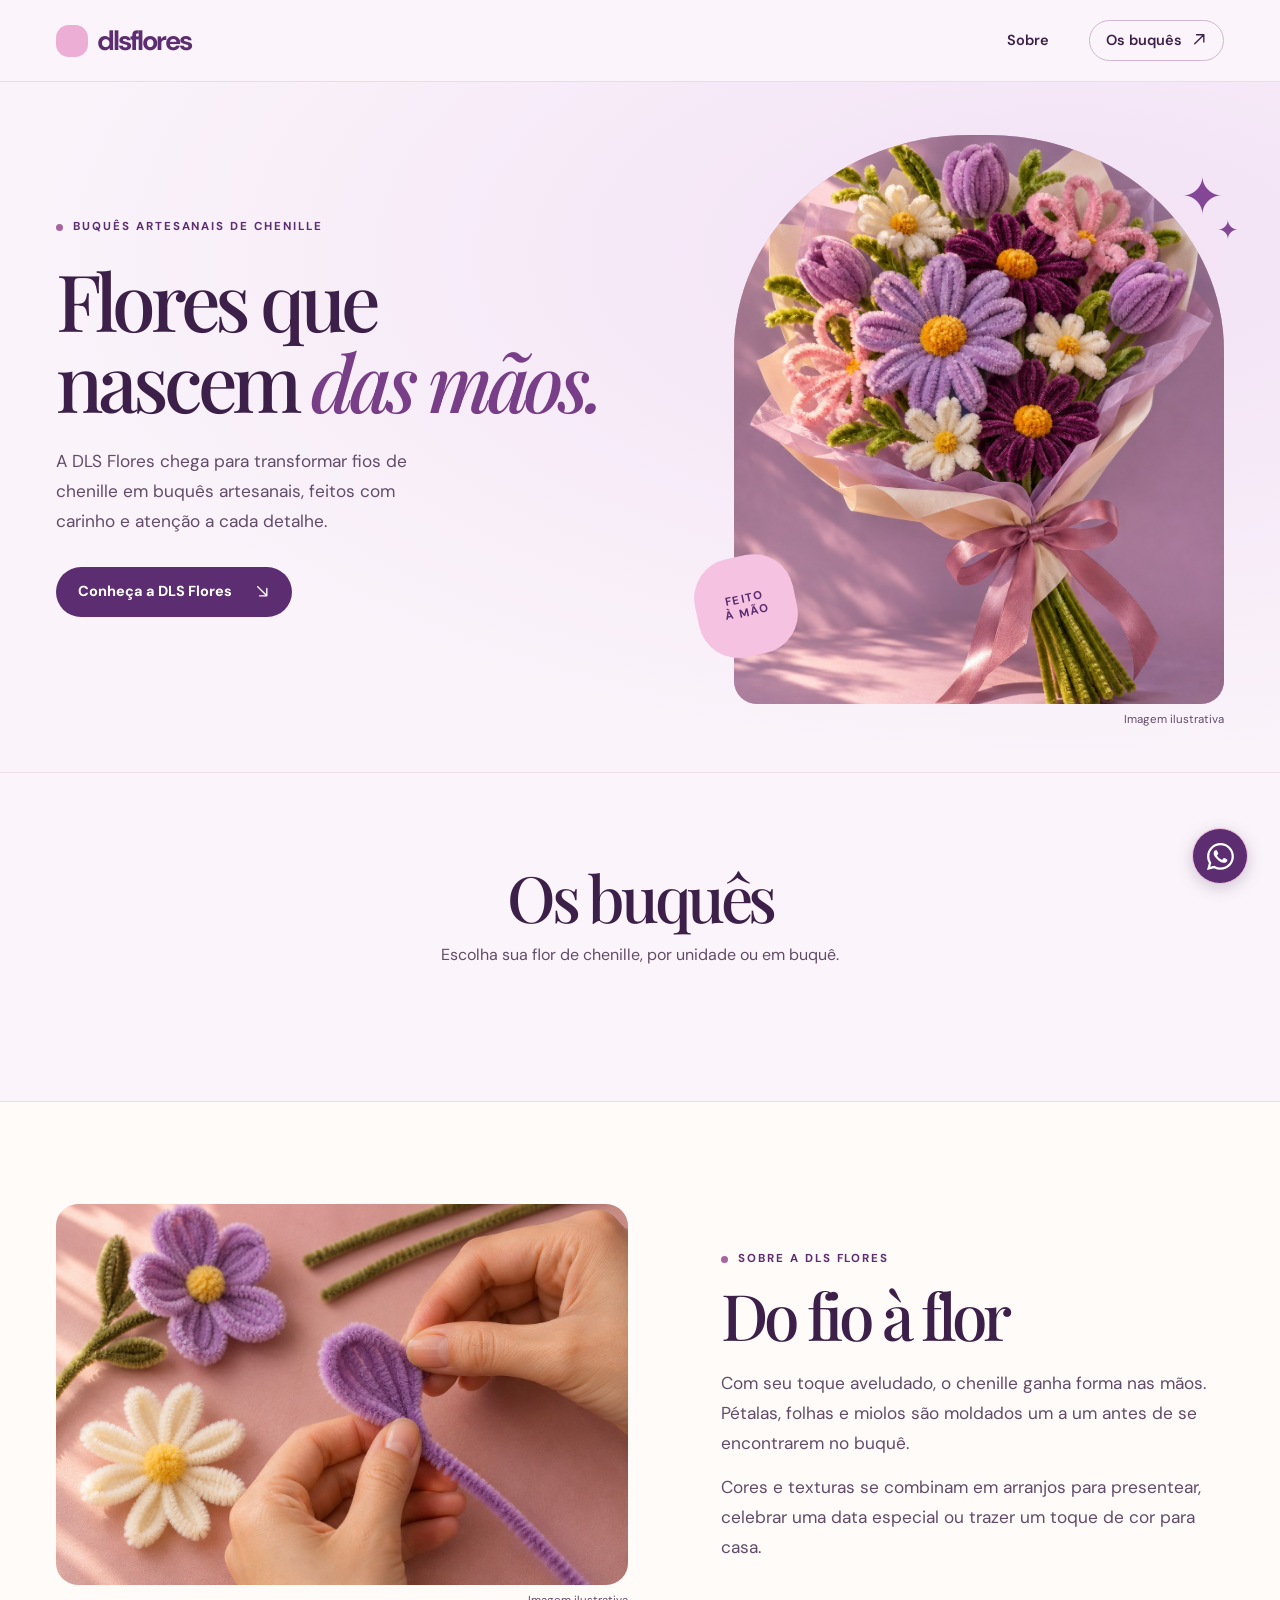
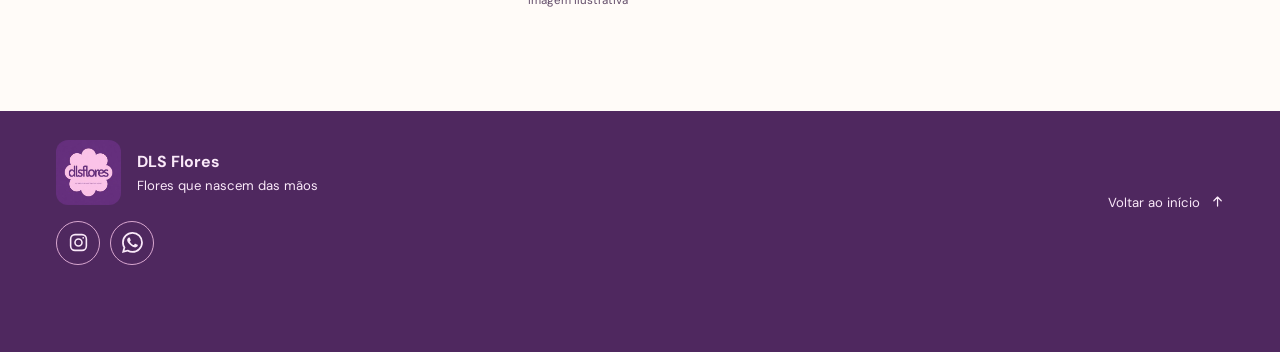
<file: index.html>
<!doctype html>
<html lang="pt-BR">
<head>
  <meta charset="utf-8">
  <meta name="viewport" content="width=device-width, initial-scale=1">
  <meta name="theme-color" content="#f8f0fa">
  <meta name="description" content="A DLS Flores transforma fios de chenille em buquês artesanais, feitos com carinho e atenção a cada detalhe.">
  <title>DLS Flores | Flores que nascem das mãos</title>
  <link rel="icon" href="assets/logo.jpg" type="image/jpeg">
  <link rel="preconnect" href="https://fonts.googleapis.com">
  <link rel="preconnect" href="https://fonts.gstatic.com" crossorigin>
  <link href="https://fonts.googleapis.com/css2?family=DM+Sans:wght@400;500;600;700&family=Playfair+Display:ital,wght@0,500;0,600;1,500&display=swap" rel="stylesheet">
  <link rel="stylesheet" href="style.css">
  <script src="catalogo.js" defer></script>
</head>
<body>
  <a class="skip" href="#conteudo">Ir para o conteúdo</a>
  <header class="header" id="inicio">
    <div class="shell header-inner">
      <a class="brand" href="#inicio" aria-label="DLS Flores, início">
        <span class="flower brand-flower" aria-hidden="true"></span>
        <span>dlsflores</span>
      </a>
      <nav aria-label="Navegação principal">
        <a href="#sobre">Sobre</a>
        <a class="nav-action" href="#buques">Os buquês <svg class="arrow-icon" viewBox="0 0 16 16" aria-hidden="true" focusable="false"><path d="M3 13 13 3M5 3h8v8"/></svg></a>
      </nav>
    </div>
  </header>

  <main id="conteudo">
    <section class="hero" aria-labelledby="hero-title">
      <div class="shell hero-inner">
        <div class="hero-copy">
          <p class="eyebrow"><span aria-hidden="true"></span> Buquês artesanais de chenille</p>
          <h1 id="hero-title">Flores que<br>nascem <em>das mãos.</em></h1>
          <p class="intro">A DLS Flores chega para transformar fios de chenille em buquês artesanais, feitos com carinho e atenção a cada detalhe.</p>
          <a class="action" href="#sobre">Conheça a DLS Flores <svg class="arrow-icon" viewBox="0 0 16 16" aria-hidden="true" focusable="false"><path d="m3 3 10 10m0-8v8H5"/></svg></a>
        </div>
        <figure class="hero-figure">
          <img class="hero-image" src="assets/buque.jpg" width="1122" height="1402" alt="Buquê ilustrativo de flores de chenille em lilás, rosa e creme, arrematado com um laço" fetchpriority="high">
          <span class="sparkle sparkle-large" aria-hidden="true">✦</span>
          <span class="sparkle sparkle-small" aria-hidden="true">✦</span>
          <div class="stamp" aria-hidden="true">
            <span class="flower stamp-flower"></span>
            <span>FEITO<br>À MÃO</span>
          </div>
          <figcaption>Imagem ilustrativa</figcaption>
        </figure>
      </div>
    </section>

    <section class="gallery" id="buques" aria-labelledby="gallery-title">
      <div class="shell gallery-inner">
        <h2 id="gallery-title">Os buquês</h2>
        <p>Escolha sua flor de chenille, por unidade ou em buquê.</p>
        <ul class="gallery-grid">
          <!-- catalog-cards -->
        </ul>
      </div>
    </section>

    <section class="about" id="sobre" aria-labelledby="about-title">
      <div class="shell about-inner">
        <figure class="about-figure">
          <img src="assets/atelie.jpg" width="1536" height="1024" alt="Mãos moldando um fio de chenille lilás para formar uma pétala" loading="lazy">
          <figcaption>Imagem ilustrativa</figcaption>
        </figure>
        <div>
          <p class="eyebrow"><span aria-hidden="true"></span> Sobre a DLS Flores</p>
          <h2 id="about-title">Do fio à flor</h2>
          <p>Com seu toque aveludado, o chenille ganha forma nas mãos. Pétalas, folhas e miolos são moldados um a um antes de se encontrarem no buquê.</p>
          <p>Cores e texturas se combinam em arranjos para presentear, celebrar uma data especial ou trazer um toque de cor para casa.</p>
        </div>
      </div>
    </section>

    <section class="shell product-main" aria-labelledby="product-title" hidden>
      <a class="product-back" href="#buques"><svg class="arrow-icon" viewBox="0 0 16 16" aria-hidden="true" focusable="false"><path d="M13.5 8h-11M7 3.5 2.5 8 7 12.5"/></svg> Voltar ao catálogo</a>
      <div class="product-layout">
        <figure class="product-figure">
          <img id="product-image" width="720" height="720" fetchpriority="high" alt="">
          <figcaption id="product-caption">Imagem ilustrativa</figcaption>
        </figure>
        <section class="product-details" aria-labelledby="product-title">
          <p class="eyebrow"><span aria-hidden="true"></span> Flor artesanal de chenille</p>
          <h1 id="product-title" tabindex="-1"></h1>
          <form class="product-form" action="https://wa.me/554498405677" target="_blank" rel="noopener noreferrer">
            <fieldset>
              <legend>Escolha uma opção</legend>
              <label class="product-option">
                <input type="radio" name="formato" value="1 unidade" required>
                <span>1 unidade</span>
                <strong data-price></strong>
              </label>
              <label class="product-option">
                <input type="radio" name="formato" value="buquê com 3">
                <span>Buquê com 3</span>
                <strong data-price></strong>
              </label>
              <label class="product-option">
                <input type="radio" name="formato" value="buquê com 5">
                <span>Buquê com 5</span>
                <strong data-price></strong>
              </label>
            </fieldset>
            <button class="action product-send" type="submit">Enviar mensagem <svg class="arrow-icon" viewBox="0 0 16 16" aria-hidden="true" focusable="false"><path d="M3 13 13 3M5 3h8v8"/></svg></button>
            <p class="product-note">Abre o WhatsApp com a mensagem pronta.</p>
          </form>
        </section>
      </div>
    </section>
  </main>

  <footer>
    <div class="shell footer-inner">
      <div>
        <div class="footer-brand">
          <img src="assets/logo.jpg" width="76" height="76" alt="Logo DLS Flores">
          <div><strong>DLS Flores</strong><p>Flores que nascem das mãos</p></div>
        </div>
        <nav class="footer-socials" aria-label="Redes sociais e contato">
          <a href="https://www.instagram.com/dlsflores_/" target="_blank" rel="noopener noreferrer" aria-label="Instagram da DLS Flores (abre em nova aba)">
            <svg width="21" height="21" viewBox="0 0 24 24" fill="none" stroke="currentColor" stroke-width="1.8" aria-hidden="true" focusable="false">
              <rect x="3" y="3" width="18" height="18" rx="5"/>
              <circle cx="12" cy="12" r="4"/>
              <circle cx="17.4" cy="6.7" r="1" fill="currentColor" stroke="none"/>
            </svg>
          </a>
          <a href="https://wa.me/554498405677?text=Ol%C3%A1%2C%20DLS%20Flores!%20Vim%20pelo%20site%20e%20gostaria%20de%20saber%20mais%20sobre%20os%20buqu%C3%AAs%20de%20chenille." target="_blank" rel="noopener noreferrer" aria-label="WhatsApp da DLS Flores (abre em nova aba)">
            <svg width="21" height="21" viewBox="0 0 16 16" fill="currentColor" aria-hidden="true" focusable="false">
              <symbol id="whatsapp-icon" viewBox="0 0 16 16">
                <path d="M13.601 2.326A7.85 7.85 0 0 0 7.99 0C3.62 0 .061 3.558.057 7.93c0 1.4.366 2.762 1.057 3.967L0 16l4.197-1.1a7.93 7.93 0 0 0 3.79.965h.004c4.372 0 7.93-3.558 7.934-7.934a7.9 7.9 0 0 0-2.324-5.605zM7.99 14.524a6.6 6.6 0 0 1-3.356-.918l-.24-.143-2.49.653.665-2.43-.157-.25A6.6 6.6 0 0 1 1.4 7.93a6.595 6.595 0 0 1 6.595-6.59A6.55 6.55 0 0 1 12.65 3.27a6.56 6.56 0 0 1 1.93 4.66 6.594 6.594 0 0 1-6.59 6.594zm3.615-4.934c-.198-.1-1.172-.579-1.355-.645-.181-.067-.313-.1-.445.1-.133.197-.512.644-.628.776-.115.133-.232.15-.43.05-.198-.1-.837-.309-1.595-.986-.59-.527-.989-1.178-1.104-1.376-.116-.198-.012-.305.087-.404.089-.088.198-.231.297-.347.1-.115.133-.198.199-.33.066-.133.033-.248-.017-.348-.05-.099-.445-1.075-.61-1.472-.16-.386-.324-.334-.445-.34a8 8 0 0 0-.38-.007.73.73 0 0 0-.528.248c-.182.198-.694.678-.694 1.653s.71 1.918.809 2.05c.1.132 1.397 2.132 3.384 2.99.473.204.842.326 1.13.417.475.15.907.129 1.249.078.38-.057 1.172-.48 1.337-.942.165-.463.165-.86.116-.943-.05-.083-.182-.132-.38-.232z"/>
              </symbol>
              <use href="#whatsapp-icon"/>
            </svg>
          </a>
        </nav>
      </div>
      <a href="#inicio">Voltar ao início <svg class="arrow-icon" viewBox="0 0 16 16" aria-hidden="true" focusable="false"><path d="M8 13.5v-11M3.5 7 8 2.5 12.5 7"/></svg></a>
    </div>
  </footer>

  <a class="whatsapp-link" href="https://wa.me/554498405677?text=Ol%C3%A1%2C%20DLS%20Flores!%20Vim%20pelo%20site%20e%20gostaria%20de%20saber%20mais%20sobre%20os%20buqu%C3%AAs%20de%20chenille." target="_blank" rel="noopener noreferrer" aria-label="Fale com a DLS Flores pelo WhatsApp (abre em nova aba)">
    <svg width="27" height="27" viewBox="0 0 16 16" fill="currentColor" aria-hidden="true" focusable="false">
      <use href="#whatsapp-icon"/>
    </svg>
  </a>
  <script type="application/json" id="catalog-data"><!-- catalog-data --></script>
</body>
</html>
</file>
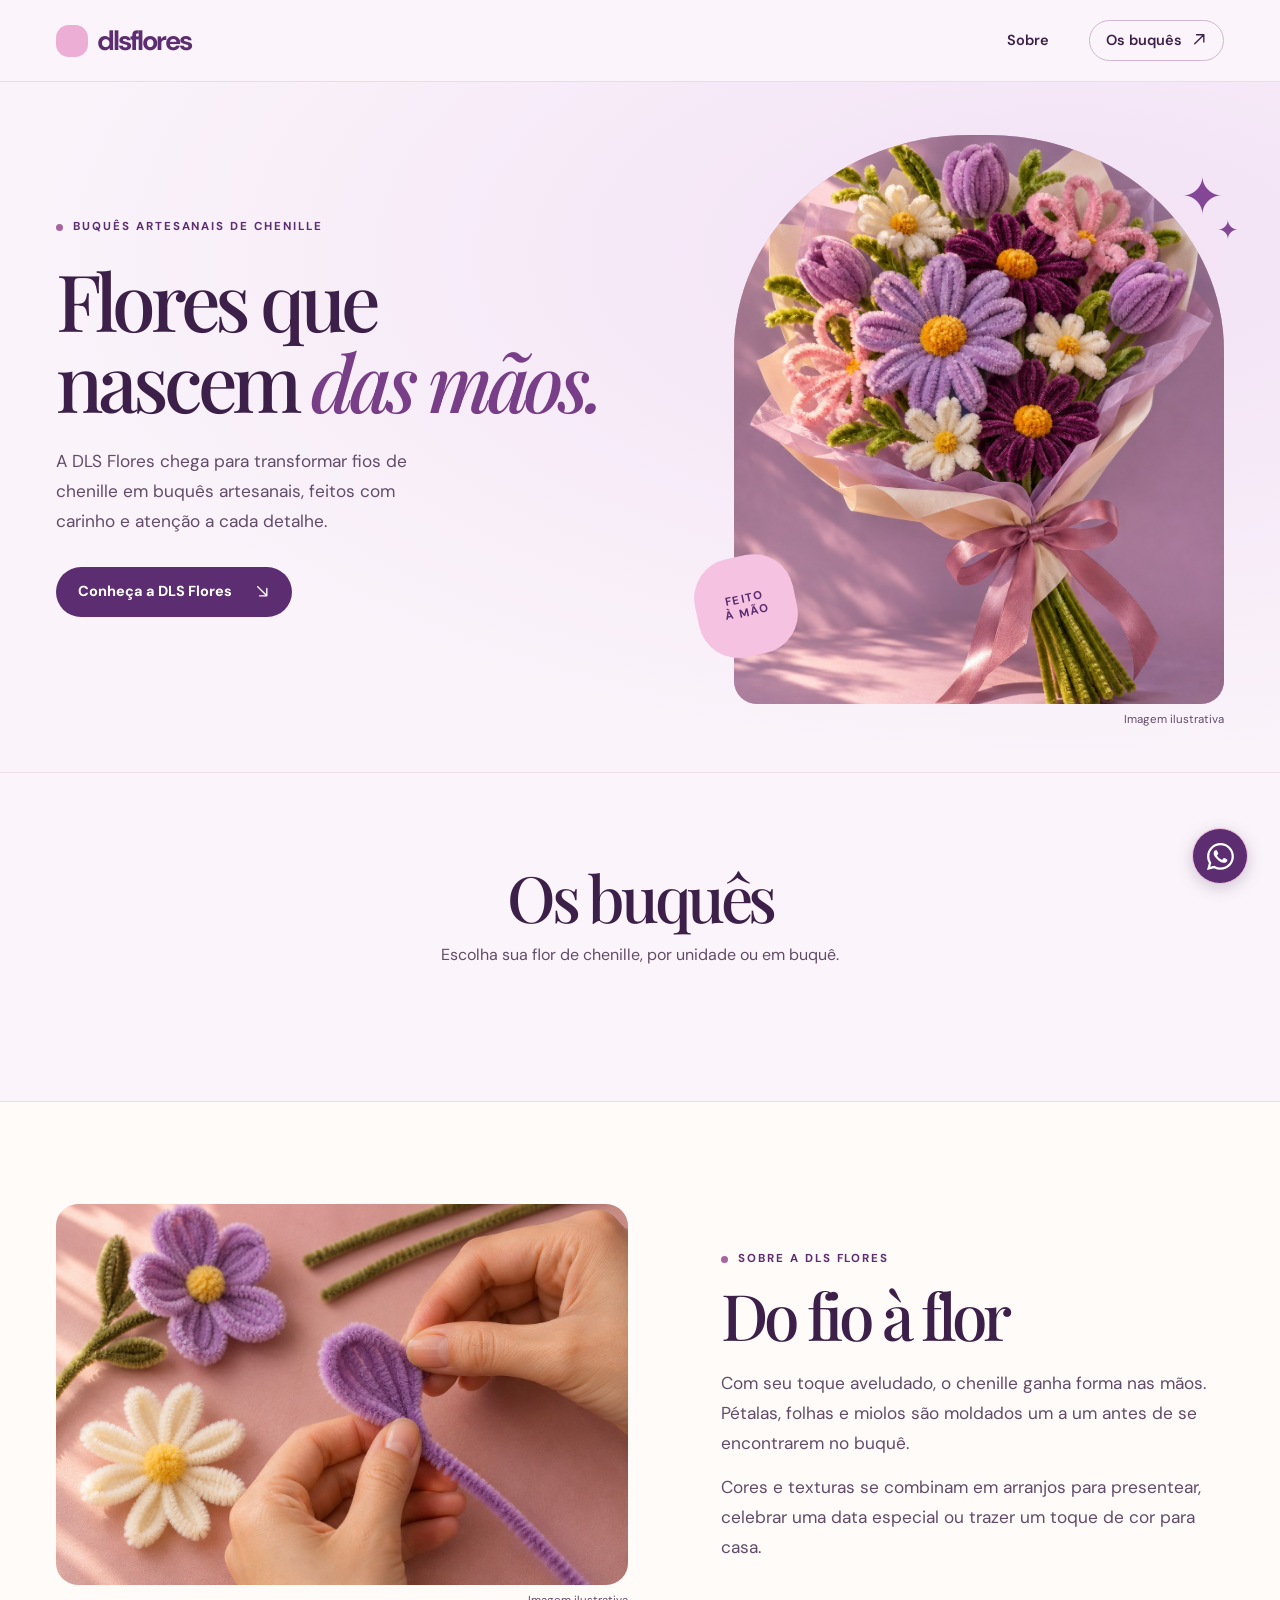
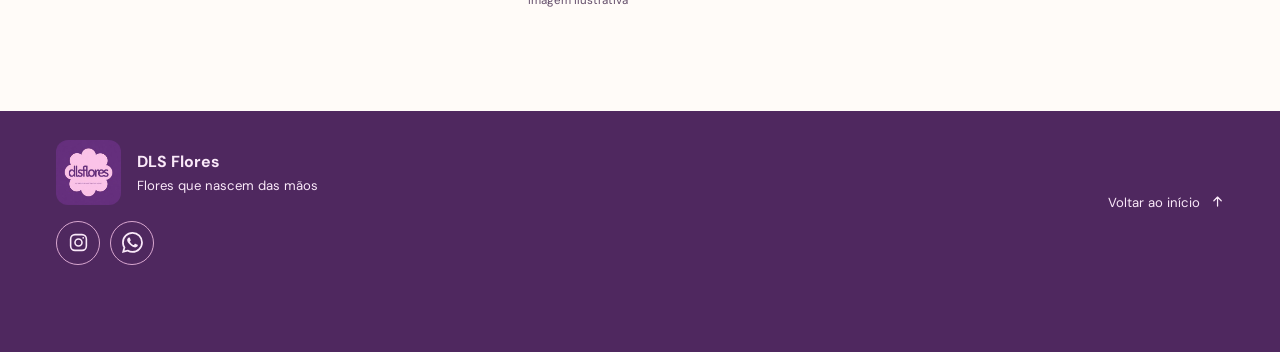
<file: flor.html>
<!doctype html>
<html lang="pt-BR">
<head>
  <meta charset="utf-8">
  <meta name="viewport" content="width=device-width, initial-scale=1">
  <title>Catálogo | DLS Flores</title>
  <script>
    const model = new URLSearchParams(location.search).get("modelo");
    location.replace("./#" + encodeURIComponent(model || "buques"));
  </script>
</head>
<body>
  <a href="./#buques">Voltar ao catálogo da DLS Flores</a>
</body>
</html>
</file>
<file: style.css>
:root {
  --ink: #3d2049;
  --muted: #624c69;
  --plum: #5c2d70;
  --paper: #faf3fa;
  --rose: #f5c3e1;
  --serif: "Playfair Display", Georgia, serif;
  --sans: "DM Sans", Arial, sans-serif;
}

*, *::before, *::after { box-sizing: border-box; }
html { scroll-behavior: smooth; }
body { margin: 0; color: var(--ink); background: var(--paper); font-family: var(--sans); }
a { color: inherit; text-decoration: none; }
img { display: block; max-width: 100%; }
figure, h1, h2, p { margin: 0; }
a:focus-visible { outline: 2px solid #a24b90; outline-offset: 5px; }
section { scroll-margin-top: 24px; }
.shell { width: min(1220px, calc(100% - 112px)); margin-inline: auto; }
.skip { position: fixed; z-index: 3; top: 10px; left: 10px; padding: 12px 18px; background: white; transform: translateY(-150%); }
.skip:focus { transform: translateY(0); }

.header { border-bottom: 1px solid #e9dce9; background: #fbf5fb; }
.header-inner, .header nav, .brand { display: flex; align-items: center; }
.header-inner { min-height: 81px; justify-content: space-between; gap: 18px; }
.header nav { gap: clamp(15px, 3.2vw, 46px); font-size: .91rem; font-weight: 600; }
.header nav > a:first-child:hover, footer a:hover { text-decoration: underline; text-underline-offset: .35em; }
.brand { gap: 9px; color: var(--plum); font-size: 1.72rem; font-weight: 700; letter-spacing: -.078em; }
.flower {
  display: inline-block;
  flex: none;
  background: currentColor;
  clip-path: shape(from 50% 15%, curve to 75% 15% with 60% -4% / 72% 0%, curve to 85% 36% with 85% 9% / 91% 21%, curve to 85% 64% with 105% 32% / 105% 65%, curve to 75% 85% with 93% 80% / 87% 91%, curve to 50% 85% with 70% 103% / 56% 97%, curve to 25% 85% with 44% 97% / 30% 103%, curve to 15% 64% with 13% 91% / 7% 80%, curve to 15% 36% with -5% 65% / -5% 32%, curve to 25% 15% with 9% 21% / 15% 9%, curve to 50% 15% with 28% 0% / 40% -4%, close);
  border-radius: 40%;
}
.brand-flower { width: 32px; height: 32px; color: #edaed6; }
.nav-action { border: 1px solid #cfb6d2; border-radius: 100px; padding: 10px 16px; }
.arrow-icon {
  width: 1em;
  height: 1em;
  flex: none;
  vertical-align: -.125em;
  fill: none;
  stroke: currentColor;
  stroke-width: 1.5;
  stroke-linecap: round;
  stroke-linejoin: round;
}
.nav-action .arrow-icon { margin-left: 6px; }
.nav-action:hover { background: #f1e2f3; }

.hero { overflow: hidden; background: radial-gradient(ellipse at 83% 25%, #f2e1f5 0, transparent 68%), var(--paper); }
.hero-inner { min-height: 690px; display: grid; grid-template-columns: 1.1fr .9fr; gap: 5%; align-items: center; padding-block: 50px 42px; }
.hero-copy { padding-bottom: 27px; }
.eyebrow { display: flex; align-items: center; gap: 10px; color: var(--plum); font-size: .72rem; font-weight: 700; letter-spacing: .17em; line-height: 1.6; text-transform: uppercase; }
.eyebrow > span { background: #a765a0; width: 7px; height: 7px; border-radius: 50%; flex: none; }
h1, h2 { font-family: var(--serif); font-weight: 500; letter-spacing: -.065em; }
h1 { margin-block: 22px 24px; font-size: clamp(3rem, 6.15vw, 6.1rem); line-height: 1.035; }
h1 em { color: #783e88; font-weight: 500; white-space: nowrap; }
.intro, .about p:not(.eyebrow) { font-size: 1.08rem; color: var(--muted); line-height: 1.75; }
.intro { max-width: 390px; }
.action { display: inline-flex; align-items: center; gap: 23px; padding: 15px 22px; margin-top: 30px; min-height: 50px; border-radius: 100px; background: var(--plum); color: white; font-size: .91rem; font-weight: 700; transition: background-color .2s; }
.action:hover { background: #733c86; }

.hero-figure { position: relative; width: min(100%, 490px); justify-self: end; }
.hero-image { width: 100%; aspect-ratio: 4 / 4.64; height: auto; object-fit: cover; object-position: 50% 55%; border-radius: 48% 48% 23px 23px / 38% 38% 23px 23px; background: #d2a7c7; }
figcaption { margin-top: 8px; color: var(--muted); text-align: right; font-size: .72rem; }
.sparkle { position: absolute; color: #844795; line-height: 1; pointer-events: none; }
.sparkle-large { right: 0; top: 6%; font-size: clamp(1.8rem, 4vw, 3.4rem); }
.sparkle-small { right: -3%; top: 14%; font-size: clamp(1rem, 2.1vw, 1.6rem); }
.stamp { position: absolute; bottom: 12%; left: -38px; width: 100px; aspect-ratio: 1; display: grid; place-items: center; transform: rotate(-12deg); }
.stamp-flower { position: absolute; inset: 0; color: var(--rose); }
.stamp > span:last-child { position: relative; text-align: center; font-size: .72rem; line-height: 1.22; letter-spacing: .12em; font-weight: 700; color: var(--plum); }

.gallery { background: #fbf5fb; border-top: 1px solid #ebdce8; }
.gallery-inner { padding-block: clamp(50px, 7vw, 94px); text-align: center; }
.gallery h2 { margin-top: 0; margin-bottom: 12px; }
.gallery p { color: var(--muted); line-height: 1.6; }
.gallery-grid {
  display: grid;
  grid-template-columns: repeat(3, minmax(0, 1fr));
  gap: clamp(12px, 2.4vw, 30px);
  margin: clamp(24px, 4vw, 44px) 0 0;
  padding: 0;
  list-style: none;
}
.gallery-card {
  display: flex;
  border-radius: clamp(12px, 2vw, 22px);
  border: 1px solid #ebdce8;
  background: #fffbff;
  text-align: left;
}
.gallery-card-link {
  position: relative;
  display: flex;
  flex: 1;
  flex-direction: column;
  min-width: 0;
  overflow: hidden;
  border-radius: inherit;
}
.gallery-card img {
  width: 100%;
  height: auto;
  aspect-ratio: 1;
  object-fit: cover;
  background: #eee0f3;
}
.gallery-card-content {
  display: flex;
  flex: 1;
  flex-wrap: wrap;
  gap: 10px 18px;
  align-items: center;
  justify-content: space-between;
  padding: clamp(12px, 1.8vw, 22px);
}
.gallery-card h3 {
  margin: 0;
  font-family: var(--serif);
  font-size: clamp(1.15rem, 2.1vw, 1.55rem);
  font-weight: 600;
  line-height: 1.2;
}
.gallery-button {
  display: inline-flex;
  align-items: center;
  border: 1px solid #cfb6d2;
  border-radius: 100px;
  color: var(--plum);
  background: #fbf5fb;
  min-height: 44px;
  padding: 8px 12px;
  font-size: .85rem;
  font-weight: 700;
}
.gallery-button .arrow-icon { margin-left: 4px; }
.gallery-card-link:hover .gallery-button,
.gallery-card-link:focus-visible .gallery-button { background: #f1e2f3; }
.gallery-photo-label {
  position: absolute;
  top: 8px;
  left: 8px;
  right: auto;
  max-width: calc(100% - 16px);
  padding: 4px 8px;
  border-radius: 100px;
  color: var(--ink);
  background: #fffbfff2;
  font-size: .66rem;
}

.product-main { padding-block: clamp(24px, 5vw, 72px); }
.product-back {
  display: inline-flex;
  align-items: center;
  gap: 8px;
  min-height: 44px;
  margin-bottom: 18px;
  color: var(--plum);
  font-size: .9rem;
  font-weight: 700;
}
.product-back:hover { text-decoration: underline; text-underline-offset: .25em; }
.product-layout {
  display: grid;
  grid-template-columns: minmax(0, 1.18fr) minmax(0, 1fr);
  gap: clamp(20px, 4vw, 56px);
  align-items: start;
}
.product-figure img { width: 100%; height: auto; border-radius: clamp(14px, 2vw, 26px); background: #eee0f3; }
.product-details {
  padding: clamp(20px, 3.4vw, 44px);
  border: 1px solid #e6d2e6;
  border-radius: 24px;
  background: #fffbff;
}
.product-main h1 { font-size: clamp(2.35rem, 5vw, 4.5rem); margin-block: 12px 25px; }
.product-form fieldset { margin: 0; padding: 0; border: 0; }
.product-form legend { padding: 0; margin-bottom: 12px; color: var(--muted); }
.product-option {
  display: grid;
  grid-template-columns: auto 1fr auto;
  align-items: center;
  gap: 10px;
  min-height: 48px;
  padding: 9px 12px;
  border: 1px solid #e6d2e6;
  border-radius: 12px;
  cursor: pointer;
}
.product-option + .product-option { margin-top: 8px; }
.product-option:has(input:checked) { background: #f4e7f6; border-color: var(--plum); }
.product-option input { margin: 0; accent-color: var(--plum); }
.product-option strong { color: var(--plum); white-space: nowrap; }
.product-send { width: 100%; justify-content: center; margin-top: 20px; border: 0; font-family: inherit; cursor: pointer; }
.product-note { margin-top: 10px; color: var(--muted); font-size: .82rem; text-align: center; }
button:focus-visible { outline: 2px solid #a24b90; outline-offset: 3px; }

.about { background: #fffbf8; border-top: 1px solid #ebdce8; }
.about-inner { padding-block: clamp(58px, 8vw, 112px); display: grid; grid-template-columns: 1fr .88fr; gap: clamp(32px, 8%, 110px); align-items: center; }
.about-figure img { border-radius: 22px; width: 100%; height: auto; }
h2 { font-size: clamp(2.7rem, 5vw, 4.65rem); line-height: 1.05; margin-block: 12px 20px; }
.about p + p:not(.eyebrow) { margin-top: 13px; }
footer { color: #fae9f9; background: #4f285f; padding-bottom: calc(58px + env(safe-area-inset-bottom, 0px)); }
.footer-inner, .footer-brand { display: flex; align-items: center; gap: 16px; }
.footer-inner { justify-content: space-between; padding-block: 29px; }
.footer-brand img { width: 65px; height: 65px; border-radius: 12px; }
.footer-brand strong { font-size: 1rem; }
.footer-brand p, footer a { font-size: .82rem; }
.footer-brand p { margin-top: 5px; }
footer a { white-space: nowrap; }
footer a .arrow-icon { margin-left: 7px; }
.footer-socials { display: flex; gap: 10px; margin-top: 16px; }
.footer-socials a {
  display: grid;
  place-items: center;
  width: 44px;
  height: 44px;
  color: #fae9f9;
  border: 1px solid #d9a7d0;
  border-radius: 50%;
}
.footer-socials a:hover { color: var(--plum); background: var(--rose); }
.footer-socials a:focus-visible { outline-color: var(--rose); }

.whatsapp-link {
  position: fixed;
  z-index: 2;
  right: calc(clamp(12px, 2.6vw, 32px) + env(safe-area-inset-right, 0px));
  bottom: calc(16px + env(safe-area-inset-bottom, 0px));
  display: grid;
  place-items: center;
  width: 56px;
  height: 56px;
  color: #fff;
  background: var(--plum);
  border: 1px solid var(--rose);
  border-radius: 50%;
  box-shadow: 0 4px 16px #3d204938;
}
.whatsapp-link:hover { background: #733c86; }

@media (max-width: 1000px) {
  .shell { width: calc(100% - 72px); }
  .hero-inner { min-height: auto; }
}
@media (max-width: 740px) {
  .shell { width: calc(100% - 44px); }
  .gallery-grid { grid-template-columns: repeat(2, minmax(0, 1fr)); }
  .product-layout { grid-template-columns: 1fr; }
  .header-inner { min-height: 66px; }
  .header nav { gap: 13px; font-size: .8rem; }
  .nav-action { padding: 8px 10px; }
  .nav-action .arrow-icon { margin-left: 2px; }
  .brand { font-size: 1.42rem; gap: 5px; }
  .brand-flower { width: 26px; height: 26px; }
  .hero-inner, .about-inner { grid-template-columns: 1fr; }
  .hero-inner { padding-block: 45px 26px; gap: 30px; }
  .hero-copy { padding-bottom: 0; }
  h1 { font-size: clamp(2.7rem, 10.1vw, 4.5rem); margin-block: 13px 18px; }
  .intro, .about p:not(.eyebrow) { font-size: 1rem; }
  .action { margin-top: 22px; }
  .hero-figure { justify-self: center; width: min(100% - 24px, 445px); }
  .stamp { left: -22px; width: 76px; }
  .stamp > span:last-child { font-size: .61rem; }
  .about-figure { grid-row: 2; }
  .about-inner { gap: 25px; }
}
@media (max-width: 380px) {
  .shell { width: calc(100% - 32px); }
  .footer-inner { align-items: flex-start; flex-direction: column; }
}
@media (prefers-reduced-motion: reduce) {
  html { scroll-behavior: auto; }
  .action { transition: none; }
}
</file>
